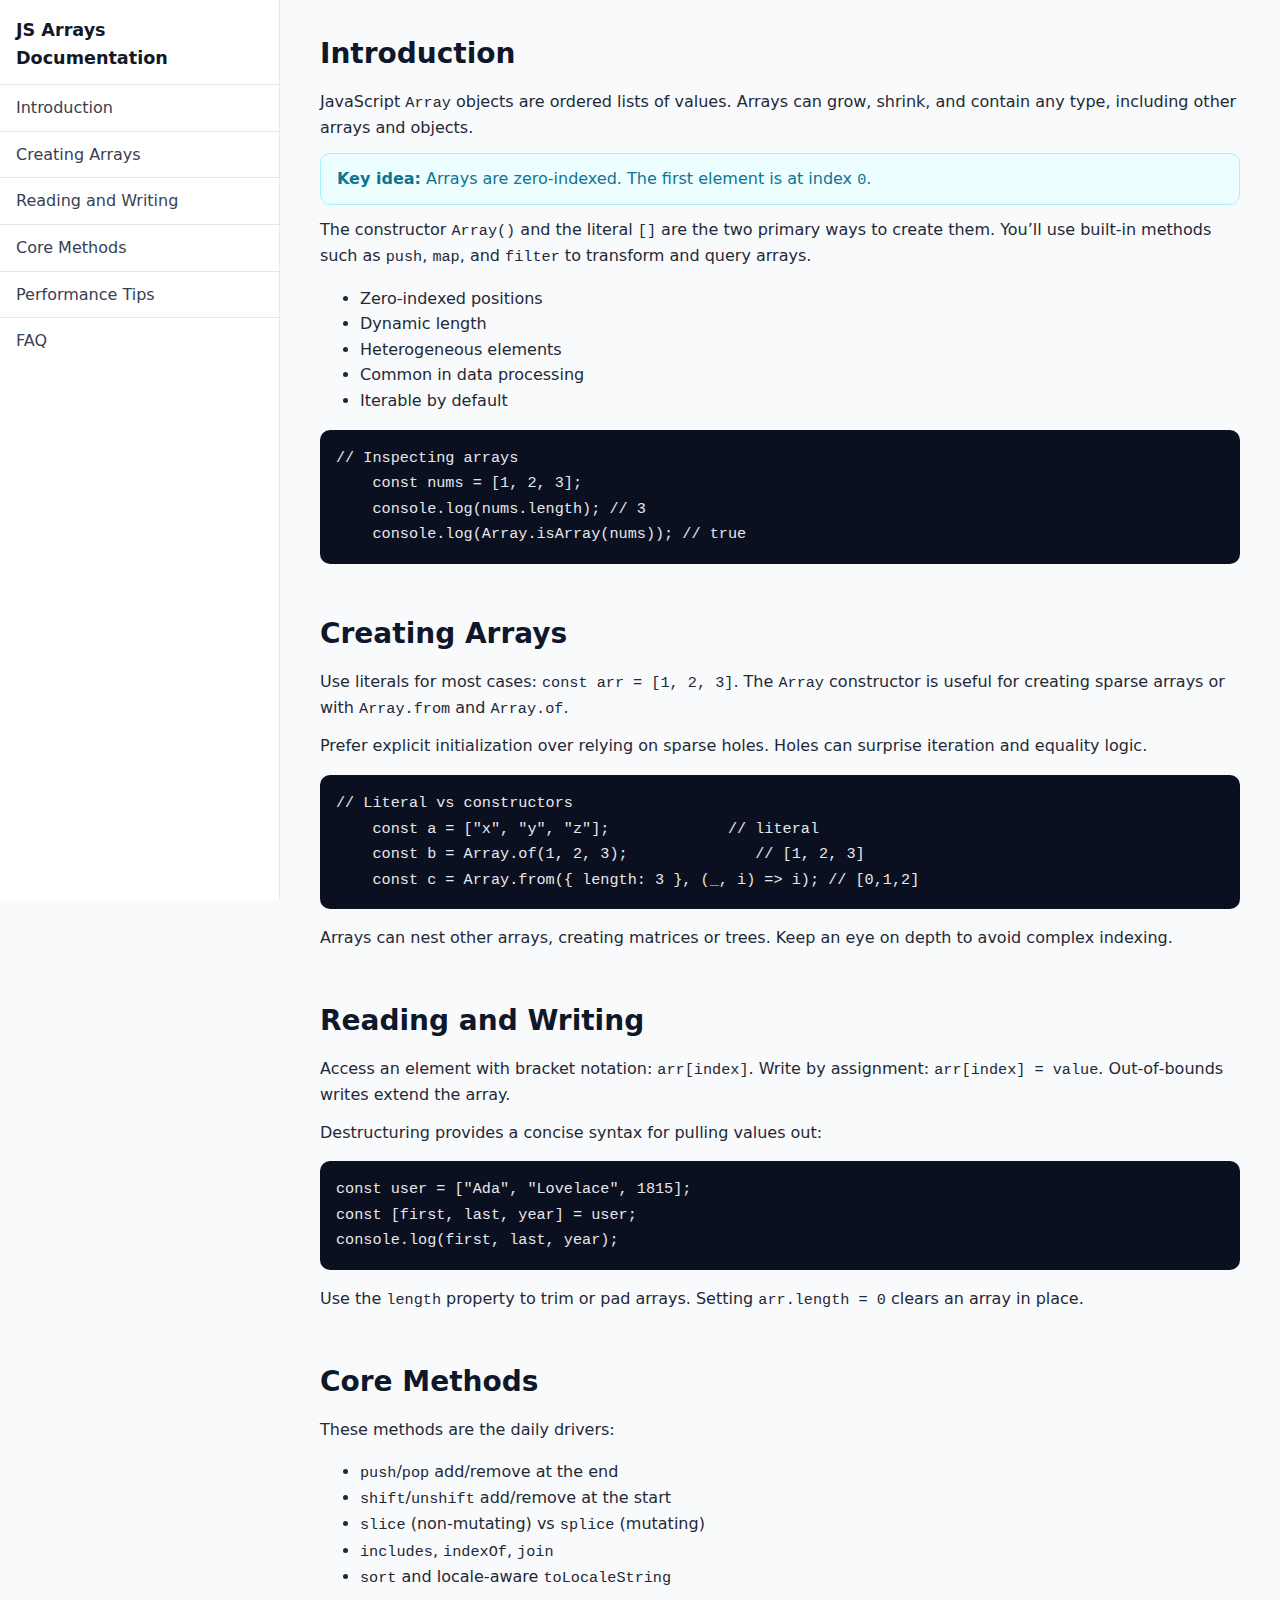
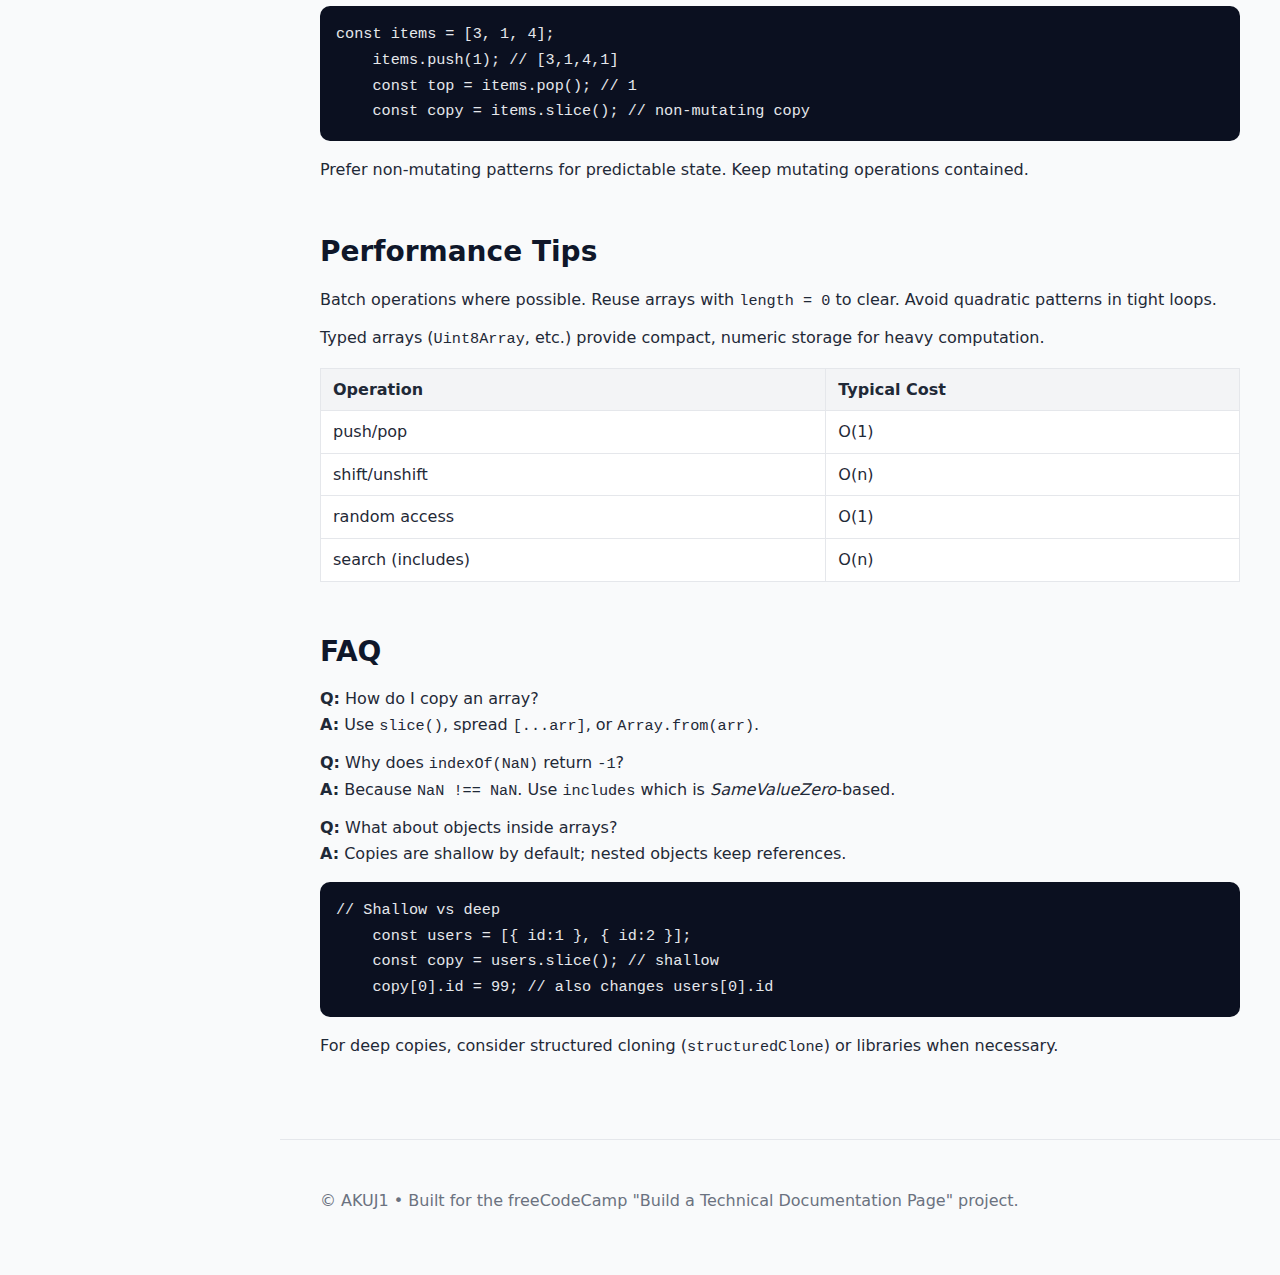
<file: index.html>
<!DOCTYPE html>
  <html lang="en">
    <head>
      <meta charset="UTF-8">
      <meta name="viewport" content="width=device-width, initial-scale=1.0">
      <title>Documentation Page</title>
      <style>
        /* === BASE RESET === */
*, *::before, *::after {
  box-sizing: border-box;
}

html {
  scroll-behavior: smooth;
}

body { margin: 0;
font: 16px/1.6 system-ui, -apple-system, Segoe UI, Roboto, Helvetica, Arial, sans-serif;
color: #1f2937;
background: #f9fafb;
}

a {
  color: #2563eb; text-decoration: none;
}

a:hover {
  text-decoration: underline;
}

/* === LAYOUT === */
:root {
  --nav-w: 280px;
  --border: 1px solid #e5e7eb;
}

/* SIDEBAR NAVBAR */
#navbar {
  position: fixed;
  top: 0; left: 0;
  width: var(--nav-w);
  height: 100vh;
  overflow-y: auto;
  background: #ffffff;
  border-right: var(--border);
  padding-block: 1rem;
}

#navbar header {
  padding: 0 1rem 0.75rem 1rem;
  font-weight: 700;
  font-size: 1.1rem;
  color: #111827;
}

#navbar ul {list-style: none; margin: 0; padding: 0;}
#navbar li {margin: 0;}
#navbar .nav-link {
  display: block;
  padding: 0.625rem 1rem;
  border-top: var(--border);
  color: #374151;
}

#navbar .nav-link:focus {
  outline: 2px solid #93c5fd;
  outline-offset: 2px;
}

/* MAIN CONTENT AREA */
#main-doc {
  margin-left: var(--nav-w);
  padding: 2rem 2.5rem;
  min-height: 100vh;
}

.main-section { margin-bottom: 3rem; }
.main-section > header {
  font-size: 1.75rem; font-weight: 800; margin-bottom: 0.75rem; color: #0f172a;
}
.main-section p { margin: 0.75rem 0; }

/* PRETTY CODE BLOCKS */
pre {
  background: #0b1020;
  color: #e5e7eb;
  padding: 1rem;
  border-radius: 10px;
  overflow: auto;
}

code {
  font-family: ui-monospace, SFMono-Regular, Menlo, Monaco, Consolas, "Liberation Mono", "Courier New", monospace;
  font-size: 0.95rem;
}

pre code {
  color: #e5e7eb;
}

/* TABLES AND LISTS */
table {
  width: 100%;
  border-collapse : collapse;
  margin: 1rem 0;
  background: #fff;
}

th, td {
  border: var(--border);
  padding: 0.5rem 0.75rem;
  text-align: left;
}

th {
  background: #f3f4f6;
}

/* CALLOUTS */
.callout {
  background: #ecfeff;
  border: 1px solid #a5f3fc;
  color: #0e7490;
  padding: 0.75rem 1rem;
  border-radius: 10px;
}

/* FOOTER */
footer {
  margin-left: var(--nav-w);
  padding: 2rem 2.5rem;
  border-top: var(--border);
  color: #6b7280;
}

/* === Media Query === */
@media (max-width: 900px) {
#navbar { position: static; width: 100%; height: auto; border-right: none; border-bottom: var(--border); }
#main-doc, footer { margin-left: 0; padding: 1.25rem; }
#navbar .nav-link { border-top: none; border-bottom: var(--border); }
}
      </style>
    </head>
    <body>
      <!-- === NAVBAR (exactly one header inside) === -->
      <nav id="navbar" aria-label="Documentation Navigation">
        <header>JS Arrays Documentation</header>
          <ul>
            <li><a class="nav-link" href="#Introduction">Introduction</a></li>
            <li><a class="nav-link" href="#Creating_Arrays">Creating Arrays</a></li>
            <li><a class="nav-link" href="#Reading_and_Writing">Reading and Writing</a></li>
            <li><a class="nav-link" href="#Core_Methods">Core Methods</a></li>
            <li><a class="nav-link" href="#Performance_Tips">Performance Tips</a></li>
            <li><a class="nav-link" href="#FAQ">FAQ</a></li>
          </ul>
      </nav>

      <!-- === MAIN CONTENT === -->
      <main id="main-doc">
        <!-- 1 -->
        <section class="main-section" tabindex="-1" id="Introduction">
          <header>Introduction</header>
             <p>JavaScript <code>Array</code> objects are ordered lists of values. Arrays can grow, shrink, and contain any type, including other arrays and objects.</p>
             <p class="callout"><strong>Key idea:</strong> Arrays are zero‑indexed. The first element is at index <code>0</code>.</p>
             <p>The constructor <code>Array()</code> and the literal <code>[]</code> are the two primary ways to create them. You’ll use built‑in methods such as <code>push</code>, <code>map</code>, and <code>filter</code> to transform and query arrays.</p>
              <ul>
               <li>Zero‑indexed positions</li>
               <li>Dynamic length</li>
               <li>Heterogeneous elements</li>
               <li>Common in data processing</li>
               <li>Iterable by default</li>
              </ul>
                   <pre><code>// Inspecting arrays
    const nums = [1, 2, 3];
    console.log(nums.length); // 3
    console.log(Array.isArray(nums)); // true</code></pre>
          </section>

          <!-- 2 -->
          <section class="main-section" id="Creating_Arrays" tabindex="-1">
            <header>Creating Arrays</header>
              <p>Use literals for most cases: <code>const arr = [1, 2, 3]</code>. The <code>Array</code> constructor is useful for creating sparse arrays or with <code>Array.from</code> and <code>Array.of</code>.</p>
              <p>Prefer explicit initialization over relying on sparse holes. Holes can surprise iteration and equality logic.</p>
              <pre><code>// Literal vs constructors
    const a = ["x", "y", "z"];             // literal
    const b = Array.of(1, 2, 3);              // [1, 2, 3]
    const c = Array.from({ length: 3 }, (_, i) => i); // [0,1,2]</code></pre>
      <p>Arrays can nest other arrays, creating matrices or trees. Keep an eye on depth to avoid complex indexing.</p>
          </section>

          <!-- 3 -->
        <section class="main-section" tabindex="-1" id="Reading_and_Writing">
          <header>Reading and Writing</header>
            <p>Access an element with bracket notation: <code>arr[index]</code>. Write by assignment: <code>arr[index] = value</code>. Out‑of‑bounds writes extend the array.</p>
            <p>Destructuring provides a concise syntax for pulling values out:</p>
            <pre><code>const user = ["Ada", "Lovelace", 1815];
const [first, last, year] = user;
console.log(first, last, year);</code></pre>
            <p>Use the <code>length</code> property to trim or pad arrays. Setting <code>arr.length = 0</code> clears an array in place.</p>
            </section>

          <!-- 4 -->
        <section class="main-section" tabindex="-1" id="Core_Methods">
          <header>Core Methods</header>
            <p>These methods are the daily drivers:</p>
              <ul>
                <li><code>push</code>/<code>pop</code> add/remove at the end</li>
                <li><code>shift</code>/<code>unshift</code> add/remove at the start</li>
                <li><code>slice</code> (non‑mutating) vs <code>splice</code> (mutating)</li>
                <li><code>includes</code>, <code>indexOf</code>, <code>join</code></li>
                <li><code>sort</code> and locale‑aware <code>toLocaleString</code></li>
              </ul>
                <pre><code>const items = [3, 1, 4];
    items.push(1); // [3,1,4,1]
    const top = items.pop(); // 1
    const copy = items.slice(); // non‑mutating copy</code></pre>
      <p>Prefer non‑mutating patterns for predictable state. Keep mutating operations contained.</p>
        </section>

          <!-- 5 -->
        <section class="main-section" tabindex="-1" id="Performance_Tips">
          <header>Performance Tips</header>
            <p>Batch operations where possible. Reuse arrays with <code>length = 0</code> to clear. Avoid quadratic patterns in tight loops.</p>
            <p>Typed arrays (<code>Uint8Array</code>, etc.) provide compact, numeric storage for heavy computation.</p>
              <table aria-label="Big-O overview">
                <thead>
                  <tr><th>Operation</th><th>Typical Cost</th></tr>
                </thead>
                <tbody>
                  <tr><td>push/pop</td><td>O(1)</td></tr>
                  <tr><td>shift/unshift</td><td>O(n)</td></tr>
                  <tr><td>random access</td><td>O(1)</td></tr>
                  <tr><td>search (includes)</td><td>O(n)</td></tr>
                </tbody>
              </table>
        </section>

          <!-- 6 -->
        <section class="main-section" tabindex="-1" id="FAQ">
          <header>FAQ</header>
            <p><strong>Q:</strong> How do I copy an array?
        <br><strong>A:</strong> Use <code>slice()</code>, spread <code>[...arr]</code>, or <code>Array.from(arr)</code>.</p>
            <p><strong>Q:</strong> Why does <code>indexOf(NaN)</code> return <code>-1</code>?
        <br><strong>A:</strong> Because <code>NaN !== NaN</code>. Use <code>includes</code> which is <em>SameValueZero</em>-based.</p>
            <p><strong>Q:</strong> What about objects inside arrays?
        <br><strong>A:</strong> Copies are shallow by default; nested objects keep references.</p>
              <pre><code>// Shallow vs deep
    const users = [{ id:1 }, { id:2 }];
    const copy = users.slice(); // shallow
    copy[0].id = 99; // also changes users[0].id</code></pre>
            <p>For deep copies, consider structured cloning (<code>structuredClone</code>) or libraries when necessary.</p>
        </section>
      </main>

      <footer>
        <p>© AKUJ1 • Built for the freeCodeCamp "Build a Technical Documentation Page" project.</p>
      </footer>
    </body>
  </html>
</file>
